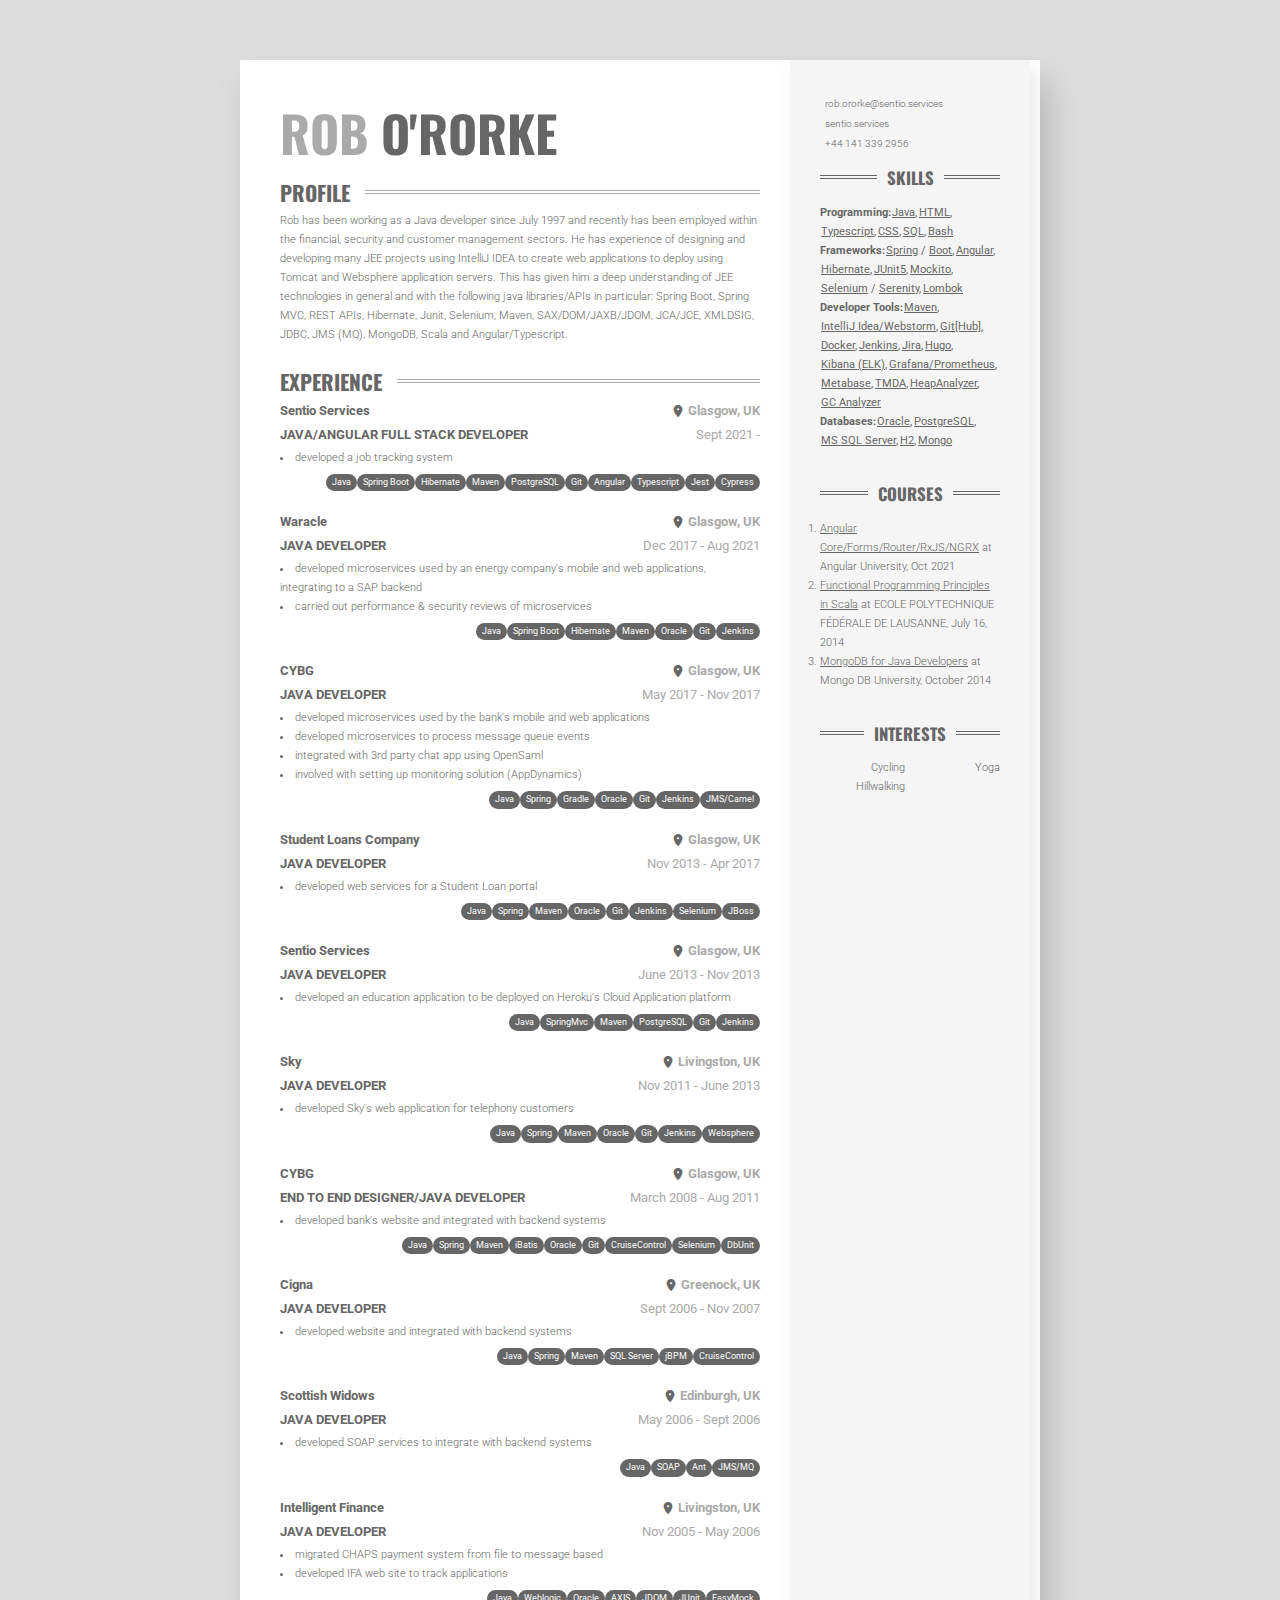
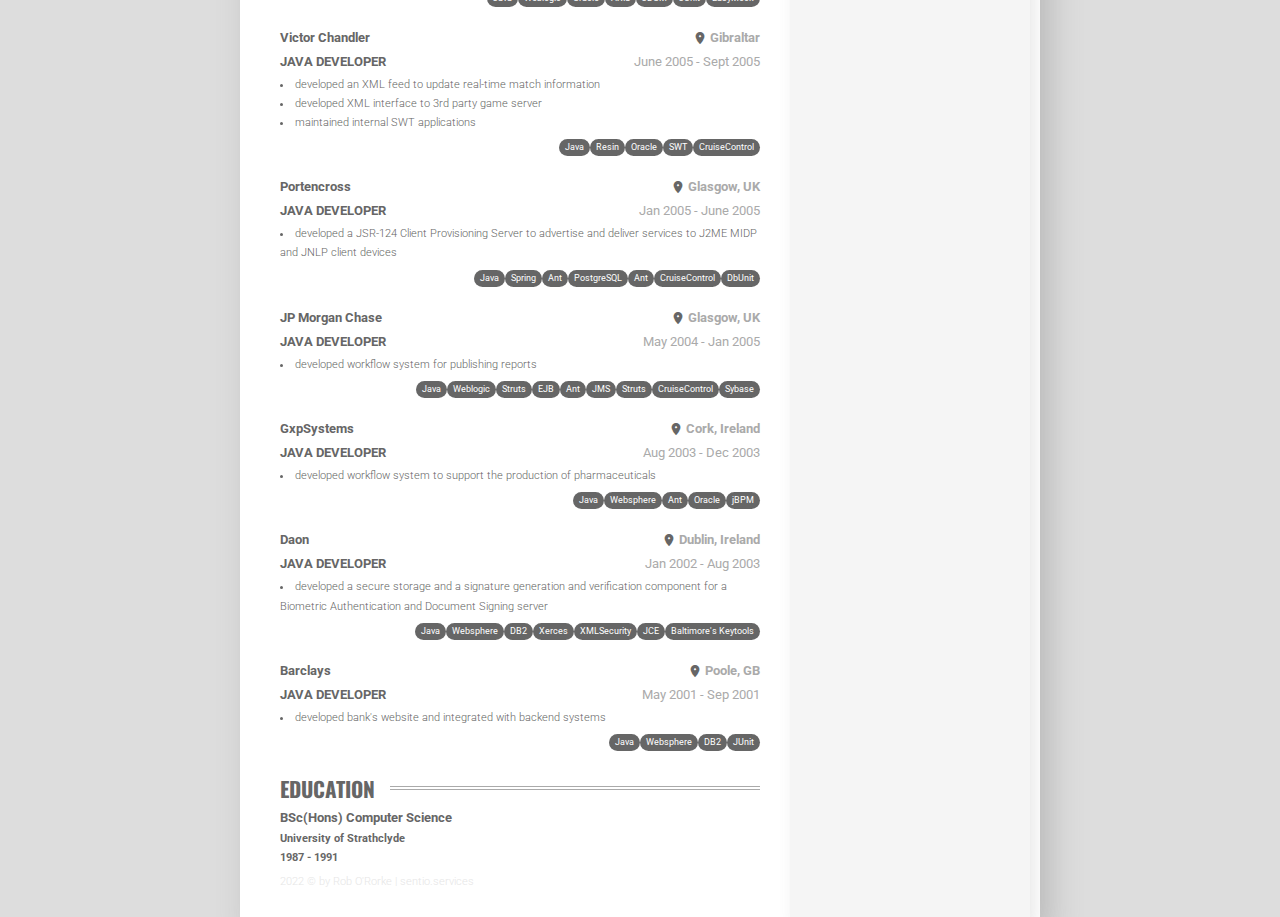
<file: index.html>
<!doctype html><html lang=en><head><meta name=generator content="Hugo 0.100.2"><meta charset=utf-8><meta name=viewport content="width=device-width,initial-scale=1"><meta name=robots content="noindex"><title>Java Developer | Rob O'Rorke</title><link rel=canonical href=https://sentioservices.github.io/><link rel=stylesheet href="https://fonts.googleapis.com/css?family=Oswald"><link rel=stylesheet href="https://fonts.googleapis.com/css?family=Roboto"><link rel=stylesheet href="https://fonts.googleapis.com/icon?family=Material+Icons"><link rel=stylesheet href=https://cdnjs.cloudflare.com/ajax/libs/font-awesome/5.15.3/css/all.min.css integrity="sha512-iBBXm8fW90+nuLcSKlbmrPcLa0OT92xO1BIsZ+ywDWZCvqsWgccV3gFoRBv0z+8dLJgyAHIhR35VZc2oM/gI1w==" crossorigin=anonymous referrerpolicy=no-referrer><link rel=stylesheet href=/style.main.min.7a51cbc12ebfec787084ba68b646808a00d2df068500b2c8cf9c766cfce731b1.css integrity="sha256-elHLwS6/7HhwhLpotkaAigDS3waFALLIz5x2bPznMbE=" crossorigin=anonymous media=screen,print><meta property="og:title" content="Java Developer | Rob O'Rorke"><meta property="og:url" content="https://sentioservices.github.io/"><meta property="og:type" content="website"><meta property="og:description" content="Rob has been working as a Java developer since July 1997  and recently has been employed within the financial, security  and customer management sectors. He has experience of designing  and developing …"><meta name=description content="Rob has been working as a Java developer since July 1997  and recently has been employed within the financial, security  and customer management sectors. He has experience of designing  and developing …"></head><body><div class=content><div class=content__left><h1 class=mainHeading>Rob <span>O'Rorke</span></h1><div id=profile class=section><div class=section__heading><h2 class=section__title>Profile</h2></div><div class=section__content><p>Rob has been working as a Java developer since July 1997 and recently has been employed within the financial, security and customer management sectors. He has experience of designing and developing many JEE projects using IntelliJ IDEA to create web applications to deploy using Tomcat and Websphere application servers. This has given him a deep understanding of JEE technologies in general and with the following java libraries/APIs in particular: Spring Boot, Spring MVC, REST APIs, Hibernate, Junit, Selenium, Maven, SAX/DOM/JAXB/JDOM, JCA/JCE, XMLDSIG, JDBC, JMS (MQ), MongoDB, Scala and Angular/Typescript.</p></div></div><div id=experience class=section><div class=section__heading><h2 class=section__title>Experience</h2></div><div class=section__content><div class=experience><div class=experience__item><div class=experience__header><h3 class=experience__company>Sentio Services</h3><h3 class=experience__place>Glasgow, UK</h3></div><div class=experience__job><div class=experience__subheader><h3 class=experience__position>Java/Angular Full Stack Developer</h3><h3 class=experience__date>Sept 2021 -</h3></div><ul><li class=experience__bullet>developed a job tracking system</li></ul><div class=experience__badges><ul><li class=experience__badge>Java</li><li class=experience__badge>Spring Boot</li><li class=experience__badge>Hibernate</li><li class=experience__badge>Maven</li><li class=experience__badge>PostgreSQL</li><li class=experience__badge>Git</li><li class=experience__badge>Angular</li><li class=experience__badge>Typescript</li><li class=experience__badge>Jest</li><li class=experience__badge>Cypress</li></ul></div></div></div><div class=experience__item><div class=experience__header><h3 class=experience__company>Waracle</h3><h3 class=experience__place>Glasgow, UK</h3></div><div class=experience__job><div class=experience__subheader><h3 class=experience__position>Java Developer</h3><h3 class=experience__date>Dec 2017 - Aug 2021</h3></div><ul><li class=experience__bullet>developed microservices used by an energy company's mobile and web applications, integrating to a SAP backend</li><li class=experience__bullet>carried out performance & security reviews of microservices</li></ul><div class=experience__badges><ul><li class=experience__badge>Java</li><li class=experience__badge>Spring Boot</li><li class=experience__badge>Hibernate</li><li class=experience__badge>Maven</li><li class=experience__badge>Oracle</li><li class=experience__badge>Git</li><li class=experience__badge>Jenkins</li></ul></div></div></div><div class=experience__item><div class=experience__header><h3 class=experience__company>CYBG</h3><h3 class=experience__place>Glasgow, UK</h3></div><div class=experience__job><div class=experience__subheader><h3 class=experience__position>Java Developer</h3><h3 class=experience__date>May 2017 - Nov 2017</h3></div><ul><li class=experience__bullet>developed microservices used by the bank's mobile and web applications</li><li class=experience__bullet>developed microservices to process message queue events</li><li class=experience__bullet>integrated with 3rd party chat app using OpenSaml</li><li class=experience__bullet>involved with setting up monitoring solution (AppDynamics)</li></ul><div class=experience__badges><ul><li class=experience__badge>Java</li><li class=experience__badge>Spring</li><li class=experience__badge>Gradle</li><li class=experience__badge>Oracle</li><li class=experience__badge>Git</li><li class=experience__badge>Jenkins</li><li class=experience__badge>JMS/Camel</li></ul></div></div></div><div class=experience__item><div class=experience__header><h3 class=experience__company>Student Loans Company</h3><h3 class=experience__place>Glasgow, UK</h3></div><div class=experience__job><div class=experience__subheader><h3 class=experience__position>Java Developer</h3><h3 class=experience__date>Nov 2013 - Apr 2017</h3></div><ul><li class=experience__bullet>developed web services for a Student Loan portal</li></ul><div class=experience__badges><ul><li class=experience__badge>Java</li><li class=experience__badge>Spring</li><li class=experience__badge>Maven</li><li class=experience__badge>Oracle</li><li class=experience__badge>Git</li><li class=experience__badge>Jenkins</li><li class=experience__badge>Selenium</li><li class=experience__badge>JBoss</li></ul></div></div></div><div class=experience__item><div class=experience__header><h3 class=experience__company>Sentio Services</h3><h3 class=experience__place>Glasgow, UK</h3></div><div class=experience__job><div class=experience__subheader><h3 class=experience__position>Java Developer</h3><h3 class=experience__date>June 2013 - Nov 2013</h3></div><ul><li class=experience__bullet>developed an education application to be deployed on Heroku's Cloud Application platform</li></ul><div class=experience__badges><ul><li class=experience__badge>Java</li><li class=experience__badge>SpringMvc</li><li class=experience__badge>Maven</li><li class=experience__badge>PostgreSQL</li><li class=experience__badge>Git</li><li class=experience__badge>Jenkins</li></ul></div></div></div><div class=experience__item><div class=experience__header><h3 class=experience__company>Sky</h3><h3 class=experience__place>Livingston, UK</h3></div><div class=experience__job><div class=experience__subheader><h3 class=experience__position>Java Developer</h3><h3 class=experience__date>Nov 2011 - June 2013</h3></div><ul><li class=experience__bullet>developed Sky's web application for telephony customers</li></ul><div class=experience__badges><ul><li class=experience__badge>Java</li><li class=experience__badge>Spring</li><li class=experience__badge>Maven</li><li class=experience__badge>Oracle</li><li class=experience__badge>Git</li><li class=experience__badge>Jenkins</li><li class=experience__badge>Websphere</li></ul></div></div></div><div class=experience__item><div class=experience__header><h3 class=experience__company>CYBG</h3><h3 class=experience__place>Glasgow, UK</h3></div><div class=experience__job><div class=experience__subheader><h3 class=experience__position>End to End Designer/Java Developer</h3><h3 class=experience__date>March 2008 - Aug 2011</h3></div><ul><li class=experience__bullet>developed bank's website and integrated with backend systems</li></ul><div class=experience__badges><ul><li class=experience__badge>Java</li><li class=experience__badge>Spring</li><li class=experience__badge>Maven</li><li class=experience__badge>iBatis</li><li class=experience__badge>Oracle</li><li class=experience__badge>Git</li><li class=experience__badge>CruiseControl</li><li class=experience__badge>Selenium</li><li class=experience__badge>DbUnit</li></ul></div></div></div><div class=experience__item><div class=experience__header><h3 class=experience__company>Cigna</h3><h3 class=experience__place>Greenock, UK</h3></div><div class=experience__job><div class=experience__subheader><h3 class=experience__position>Java Developer</h3><h3 class=experience__date>Sept 2006 - Nov 2007</h3></div><ul><li class=experience__bullet>developed website and integrated with backend systems</li></ul><div class=experience__badges><ul><li class=experience__badge>Java</li><li class=experience__badge>Spring</li><li class=experience__badge>Maven</li><li class=experience__badge>SQL Server</li><li class=experience__badge>jBPM</li><li class=experience__badge>CruiseControl</li></ul></div></div></div><div class=experience__item><div class=experience__header><h3 class=experience__company>Scottish Widows</h3><h3 class=experience__place>Edinburgh, UK</h3></div><div class=experience__job><div class=experience__subheader><h3 class=experience__position>Java Developer</h3><h3 class=experience__date>May 2006 - Sept 2006</h3></div><ul><li class=experience__bullet>developed SOAP services to integrate with backend systems</li></ul><div class=experience__badges><ul><li class=experience__badge>Java</li><li class=experience__badge>SOAP</li><li class=experience__badge>Ant</li><li class=experience__badge>JMS/MQ</li></ul></div></div></div><div class=experience__item><div class=experience__header><h3 class=experience__company>Intelligent Finance</h3><h3 class=experience__place>Livingston, UK</h3></div><div class=experience__job><div class=experience__subheader><h3 class=experience__position>Java Developer</h3><h3 class=experience__date>Nov 2005 - May 2006</h3></div><ul><li class=experience__bullet>migrated CHAPS payment system from file to message based</li><li class=experience__bullet>developed IFA web site to track applications</li></ul><div class=experience__badges><ul><li class=experience__badge>Java</li><li class=experience__badge>Weblogic</li><li class=experience__badge>Oracle</li><li class=experience__badge>AXIS</li><li class=experience__badge>JDOM</li><li class=experience__badge>JUnit</li><li class=experience__badge>EasyMock</li></ul></div></div></div><div class=experience__item><div class=experience__header><h3 class=experience__company>Victor Chandler</h3><h3 class=experience__place>Gibraltar</h3></div><div class=experience__job><div class=experience__subheader><h3 class=experience__position>Java Developer</h3><h3 class=experience__date>June 2005 - Sept 2005</h3></div><ul><li class=experience__bullet>developed an XML feed to update real-time match information</li><li class=experience__bullet>developed XML interface to 3rd party game server</li><li class=experience__bullet>maintained internal SWT applications</li></ul><div class=experience__badges><ul><li class=experience__badge>Java</li><li class=experience__badge>Resin</li><li class=experience__badge>Oracle</li><li class=experience__badge>SWT</li><li class=experience__badge>CruiseControl</li></ul></div></div></div><div class=experience__item><div class=experience__header><h3 class=experience__company>Portencross</h3><h3 class=experience__place>Glasgow, UK</h3></div><div class=experience__job><div class=experience__subheader><h3 class=experience__position>Java Developer</h3><h3 class=experience__date>Jan 2005 - June 2005</h3></div><ul><li class=experience__bullet>developed a JSR-124 Client Provisioning Server to advertise and deliver services to J2ME MIDP and JNLP client devices</li></ul><div class=experience__badges><ul><li class=experience__badge>Java</li><li class=experience__badge>Spring</li><li class=experience__badge>Ant</li><li class=experience__badge>PostgreSQL</li><li class=experience__badge>Ant</li><li class=experience__badge>CruiseControl</li><li class=experience__badge>DbUnit</li></ul></div></div></div><div class=experience__item><div class=experience__header><h3 class=experience__company>JP Morgan Chase</h3><h3 class=experience__place>Glasgow, UK</h3></div><div class=experience__job><div class=experience__subheader><h3 class=experience__position>Java Developer</h3><h3 class=experience__date>May 2004 - Jan 2005</h3></div><ul><li class=experience__bullet>developed workflow system for publishing reports</li></ul><div class=experience__badges><ul><li class=experience__badge>Java</li><li class=experience__badge>Weblogic</li><li class=experience__badge>Struts</li><li class=experience__badge>EJB</li><li class=experience__badge>Ant</li><li class=experience__badge>JMS</li><li class=experience__badge>Struts</li><li class=experience__badge>CruiseControl</li><li class=experience__badge>Sybase</li></ul></div></div></div><div class=experience__item><div class=experience__header><h3 class=experience__company>GxpSystems</h3><h3 class=experience__place>Cork, Ireland</h3></div><div class=experience__job><div class=experience__subheader><h3 class=experience__position>Java Developer</h3><h3 class=experience__date>Aug 2003 - Dec 2003</h3></div><ul><li class=experience__bullet>developed workflow system to support the production of pharmaceuticals</li></ul><div class=experience__badges><ul><li class=experience__badge>Java</li><li class=experience__badge>Websphere</li><li class=experience__badge>Ant</li><li class=experience__badge>Oracle</li><li class=experience__badge>jBPM</li></ul></div></div></div><div class=experience__item><div class=experience__header><h3 class=experience__company>Daon</h3><h3 class=experience__place>Dublin, Ireland</h3></div><div class=experience__job><div class=experience__subheader><h3 class=experience__position>Java Developer</h3><h3 class=experience__date>Jan 2002 - Aug 2003</h3></div><ul><li class=experience__bullet>developed a secure storage and a signature generation and verification component for a Biometric Authentication and Document Signing server</li></ul><div class=experience__badges><ul><li class=experience__badge>Java</li><li class=experience__badge>Websphere</li><li class=experience__badge>DB2</li><li class=experience__badge>Xerces</li><li class=experience__badge>XMLSecurity</li><li class=experience__badge>JCE</li><li class=experience__badge>Baltimore's Keytools</li></ul></div></div></div><div class=experience__item><div class=experience__header><h3 class=experience__company>Barclays</h3><h3 class=experience__place>Poole, GB</h3></div><div class=experience__job><div class=experience__subheader><h3 class=experience__position>Java Developer</h3><h3 class=experience__date>May 2001 - Sep 2001</h3></div><ul><li class=experience__bullet>developed bank's website and integrated with backend systems</li></ul><div class=experience__badges><ul><li class=experience__badge>Java</li><li class=experience__badge>Websphere</li><li class=experience__badge>DB2</li><li class=experience__badge>JUnit</li></ul></div></div></div></div></div></div><div id=education class=section><div class=section__heading><h2 class=section__title>Education</h2></div><div class=section__content><div class=education__item><h3 class=education__title>BSc(Hons) Computer Science</h3><h4 class=education__place>University of Strathclyde</h4><h4 class=education__date>1987 - 1991</h4><div class=education__description></div></div></div></div></div><div class=content__right><div class="sideSection contact"><ul><li class=contact__item><i class="fas fa-envelope"></i><span>rob.ororke@sentio.services</span></li><li class=contact__item><i class="fas fa-globe"></i><span>sentio.services</span></li><li class=contact__item><i class="fas fa-phone"></i><span>+44 141 339 2956</span></li></ul></div><div class=sideSection><div class=sideSection__heading><h2 class=sideSection__title>Skills</h2></div><div class=sideSection__content><ul class=skills><li><ul class=skills__group><span>Programming</span><li><a href=https://jdk.java.net/>Java</a></li><li><a href=https://developer.mozilla.org/en-US/docs/Web/HTML>HTML</a></li><li><a href=https://www.typescriptlang.org/>Typescript</a></li><li><a href=https://developer.mozilla.org/en-US/docs/Web/CSS>CSS</a></li><li><a href=https://www.postgresql.org/docs/current/sql.html>SQL</a></li><li><a href=https://www.gnu.org/software/bash/>Bash</a></li></ul><ul class=skills__group><span>Frameworks</span><li><a href=https://spring.io/>Spring</a> / <a href=https://spring.io/projects/spring-boot>Boot</a></li><li><a href=https://angular.io/>Angular</a></li><li><a href=https://hibernate.org/orm/documentation>Hibernate</a></li><li><a href=https://junit.org/junit5/docs/current/user-guide/>JUnit5</a></li><li><a href=https://site.mockito.org/#how>Mockito</a></li><li><a href=https://www.selenium.dev/>Selenium</a> / <a href=https://serenity-bdd.github.io/theserenitybook/latest/web-testing-in-serenity.html>Serenity</a></li><li><a href=https://projectlombok.org/>Lombok</a></li></ul><ul class=skills__group><span>Developer Tools</span><li><a href=https://maven.apache.org/>Maven</a></li><li><a href=https://www.jetbrains.com/>IntelliJ Idea/Webstorm</a></li><li><a href=https://git-scm.com/>Git[Hub]</a></li><li><a href=https://www.docker.com/>Docker</a></li><li><a href=https://www.jenkins.io/>Jenkins</a></li><li><a href=https://www.atlassian.com/software/jira>Jira</a></li><li><a href=https://gohugo.io/>Hugo</a></li><li><a href=https://www.elastic.co/kibana/>Kibana (ELK)</a></li><li><a href=https://grafana.com/>Grafana/Prometheus</a></li><li><a href=https://www.metabase.com/start/oss/>Metabase</a></li><li><a href=https://www.ibm.com/support/pages/ibm-thread-and-monitor-dump-analyzer-java-tmda>TMDA</a></li><li><a href=https://www.ibm.com/support/pages/ibm-heapanalyzer>HeapAnalyzer</a></li><li><a href=https://www.ibm.com/support/pages/ibm-pattern-modeling-and-analysis-tool-java-garbage-collector-pmat>GC Analyzer</a></li></ul><ul class=skills__group><span>Databases</span><li><a href=https://docs.oracle.com/en/database/>Oracle</a></li><li><a href=https://www.postgresql.org/docs/current/index.html>PostgreSQL</a></li><li><a href=https://www.microsoft.com/en-gb/sql-server>MS SQL Server</a></li><li><a href=https://www.h2database.com/>H2</a></li><li><a href=https://www.mongodb.com/>Mongo</a></li></ul></li></ul></div></div><div class=sideSection><div class=sideSection__heading><h2 class=sideSection__title>Courses</h2></div><div class="sideSection__content courses"><ol><li><a href=https://angular-university.io/my-courses>Angular Core/Forms/Router/RxJS/NGRX</a> at Angular University, Oct 2021</li><li><a href=https://www.coursera.org/learn/scala-functional-programming>Functional Programming Principles in Scala</a> at ECOLE POLYTECHNIQUE FÉDÉRALE DE LAUSANNE, July 16, 2014</li><li><a href=https://university.mongodb.com/courses/M101J/about>MongoDB for Java Developers</a> at Mongo DB University, October 2014</li></ol></div></div><div class=sideSection><div class=sideSection__heading><h2 class=sideSection__title>Interests</h2></div><div class=sideSection__content><ul class=interests><li class=interests__item>Cycling</li><li class=interests__item>Hillwalking</li><li class=interests__item>Yoga</li></ul></div></div></div></div></body></html>
</file>
